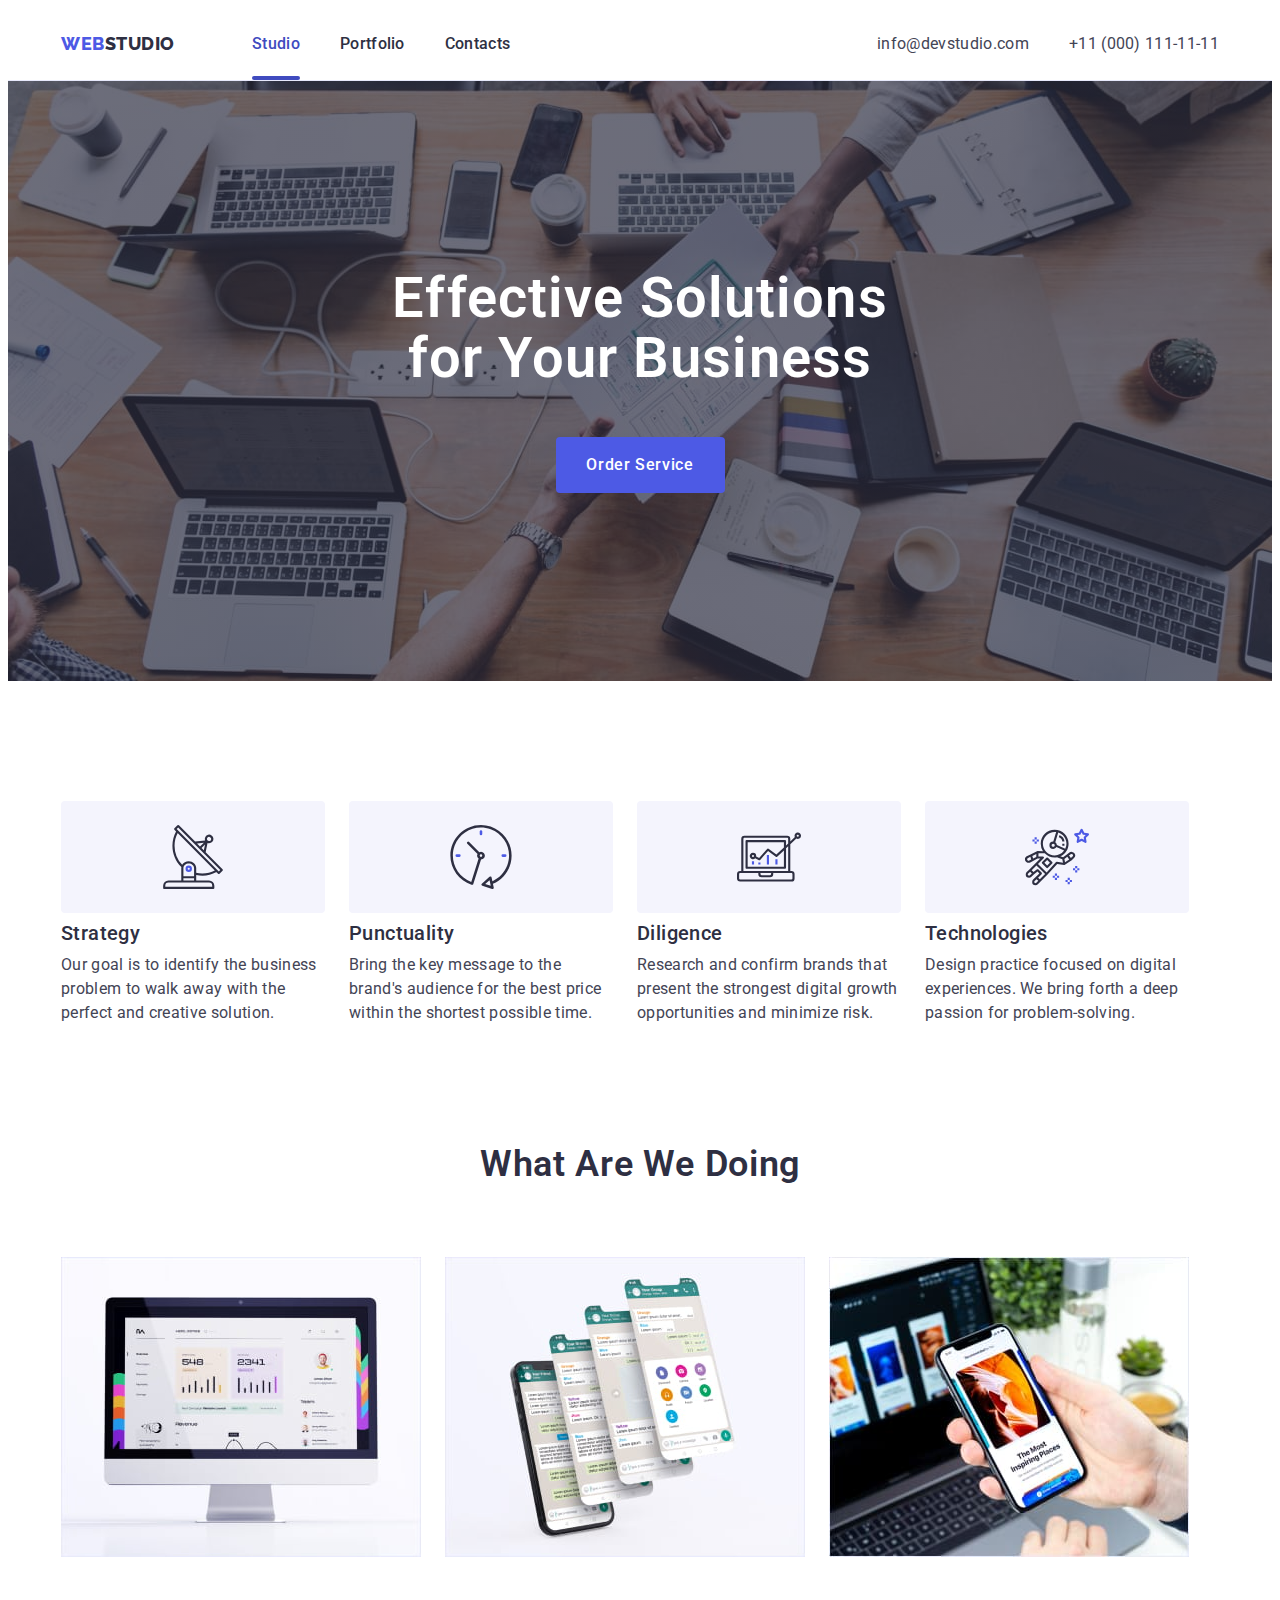
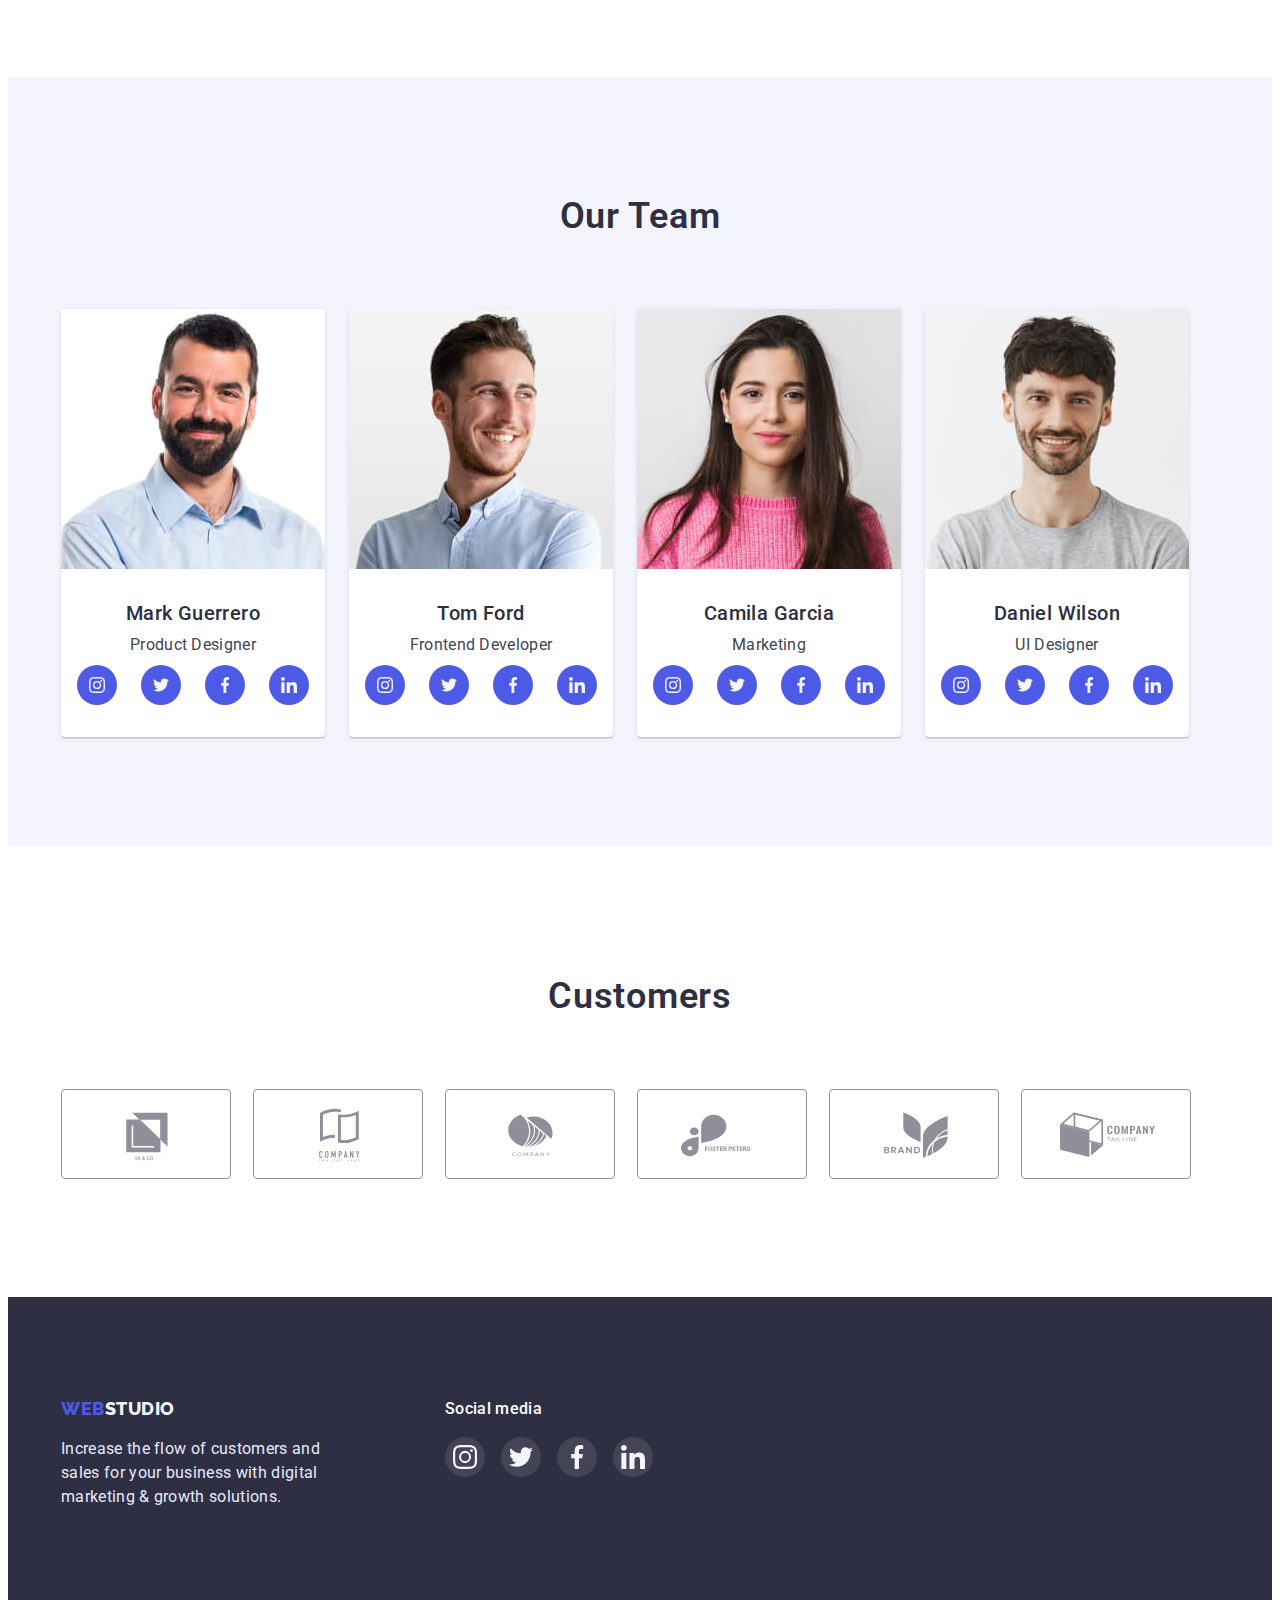
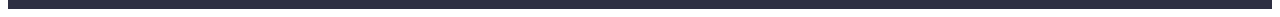
<file: index.html>
<!DOCTYPE html>
<html lang="en">
  <head>
    <meta charset="UTF-8" />
    <meta http-equiv="X-UA-Compatible" content="IE=edge" />
    <meta name="viewport" content="width=device-width, initial-scale=1.0" />
    <title>Web Studio</title>
    <link rel="preconnect" href="https://fonts.gstatic.com" />
    <link
      href="https://fonts.googleapis.com/css2?family=Raleway:wght@800&family=Roboto:wght@400;500;700;900&display=swap"
      rel="stylesheet"
    />
    <link
      rel="stylesheet"
      href="https://cdnjs.cloudflare.com/ajax/libs/modern-normalize/1.1.0/modern-normalize.min.css"
      integrity="sha512-wpPYUAdjBVSE4KJnH1VR1HeZfpl1ub8YT/NKx4PuQ5NmX2tKuGu6U/JRp5y+Y8XG2tV+wKQpNHVUX03MfMFn9Q=="
      crossorigin="anonymous"
      referrerpolicy="no-referrer"
    />
    <link rel="stylesheet" href="./css/styles.css" />
  </head>
  <body>
    <header class="header">
      <div class="container header-container">
        <nav class="site-nav">
          <a href="index.html" class="logo"
            >Web<span class="accent">Studio</span></a
          >
          <ul class="site-nav list">
            <li><a href="index.html" class="link current">Studio</a></li>
            <li><a href="portfolio.html" class="link">Portfolio</a></li>
            <li><a href="" class="link">Contacts</a></li>
          </ul>
        </nav>
        <address class="address">
          <ul class="address-list list">
            <li class="address-item">
              <a class="address-mailto link" href="mailto:info@devstudio.com"
                >info@devstudio.com</a
              >
            </li>
            <li class="address-item">
              <a class="address-tel link" href="tel:+110001111111"
                >+11 (000) 111-11-11</a
              >
            </li>
          </ul>
        </address>
      </div>
    </header>
    <main>
      <div class="overlay">
        <section class="hero">
          <div class="container">
            <h1 class="hero-title">
              Effective Solutions<br />for Your Business
            </h1>
            <button type="button" class="hero-btn btn" data-modal-open>
              Order Service
            </button>
          </div>
        </section>
      </div>

      <section class="section principles">
        <div class="container">
          <h2 class="visually-hidden">Our principles</h2>
          <ul class="principles-list list">
            <li class="principles-item">
              <div class="principles-wrap">
                <svg class="principles-icon" width="64" height="64">
                  <use href="./images/icons.svg#antenna"></use>
                </svg>
              </div>
              <h3 class="title">Strategy</h3>
              <p class="principles-item-text">
                Our goal is to identify the business problem to walk away with
                the perfect and creative solution.
              </p>
            </li>
            <li class="principles-item">
              <div class="principles-wrap">
                <svg class="principles-icon" width="64" height="64">
                  <use href="./images/icons.svg#clock"></use>
                </svg>
              </div>
              <h3 class="title">Punctuality</h3>
              <p class="principles-item-text">
                Bring the key message to the brand's audience for the best price
                within the shortest possible time.
              </p>
            </li>
            <li class="principles-item">
              <div class="principles-wrap">
                <svg class="principles-icon" width="64" height="64">
                  <use href="./images/icons.svg#diagram"></use>
                </svg>
              </div>
              <h3 class="title">Diligence</h3>
              <p class="principles-item-text">
                Research and confirm brands that present the strongest digital
                growth opportunities and minimize risk.
              </p>
            </li>
            <li class="principles-item">
              <div class="principles-wrap">
                <svg class="principles-icon" width="64" height="64">
                  <use href="./images/icons.svg#astronaut"></use>
                </svg>
              </div>
              <h3 class="title">Technologies</h3>
              <p class="principles-item-text">
                Design practice focused on digital experiences. We bring forth a
                deep passion for problem-solving.
              </p>
            </li>
          </ul>
        </div>
      </section>
      <section class="section">
        <div class="container">
          <h2 class="section-title">What are we doing</h2>
          <ul class="works-list list">
            <li class="works-item">
              <img
                src="./images/what-are-we-doing-img-1.jpg"
                alt="work example"
                width="360"
                height="300"
              />
            </li>
            <li class="works-item">
              <img
                src="./images/what-are-we-doing-img-2.jpg"
                alt="work example"
                width="360"
                height="300"
              />
            </li>
            <li class="works-item">
              <img
                src="./images/what-are-we-doing-img-3.jpg"
                alt="work example"
                width="360"
                height="300"
              />
            </li>
          </ul>
        </div>
      </section>
      <section class="team">
        <div class="container">
          <h2 class="section-title">Our Team</h2>
          <ul class="team-list list">
            <li class="team-item">
              <img
                src="./images/first-team-member-mark-guerrero.jpg"
                alt="first team member"
                width="264"
                height="260"
              />
              <div class="team-member">
                <h3 class="title">Mark Guerrero</h3>
                <p class="team-item-text">Product Designer</p>
                <ul class="member-soc-list list">
                  <li class="member-soc-item">
                    <a href="" class="member-soc-link link">
                      <svg class="member-soc-icon" width="16" height="16">
                        <use href="./images/icons.svg#instagram"></use>
                      </svg>
                    </a>
                  </li>
                  <li class="member-soc-item">
                    <a href="" class="member-soc-link link">
                      <svg class="member-soc-icon" width="16" height="16">
                        <use href="./images/icons.svg#twitter"></use>
                      </svg>
                    </a>
                  </li>
                  <li class="member-soc-item">
                    <a href="" class="member-soc-link link">
                      <svg class="member-soc-icon" width="16" height="16">
                        <use href="./images/icons.svg#facebook"></use>
                      </svg>
                    </a>
                  </li>
                  <li class="member-soc-item">
                    <a href="" class="member-soc-link link">
                      <svg class="member-soc-icon" width="16" height="16">
                        <use href="./images/icons.svg#linkedin"></use>
                      </svg>
                    </a>
                  </li>
                </ul>
              </div>
            </li>
            <li class="team-item">
              <img
                src="./images/second-team-member-tom-ford.jpg"
                alt="second team member"
                width="264"
                height="260"
              />
              <div class="team-member">
                <h3 class="title">Tom Ford</h3>
                <p class="team-item-text">Frontend Developer</p>
                <ul class="member-soc-list list">
                  <li class="member-soc-item">
                    <a href="" class="member-soc-link link">
                      <svg class="member-soc-icon" width="16" height="16">
                        <use href="./images/icons.svg#instagram"></use>
                      </svg>
                    </a>
                  </li>
                  <li class="member-soc-item">
                    <a href="" class="member-soc-link link">
                      <svg class="member-soc-icon" width="16" height="16">
                        <use href="./images/icons.svg#twitter"></use>
                      </svg>
                    </a>
                  </li>
                  <li class="member-soc-item">
                    <a href="" class="member-soc-link link">
                      <svg class="member-soc-icon" width="16" height="16">
                        <use href="./images/icons.svg#facebook"></use>
                      </svg>
                    </a>
                  </li>
                  <li class="member-soc-item">
                    <a href="" class="member-soc-link link">
                      <svg class="member-soc-icon" width="16" height="16">
                        <use href="./images/icons.svg#linkedin"></use>
                      </svg>
                    </a>
                  </li>
                </ul>
              </div>
            </li>
            <li class="team-item">
              <img
                src="./images/third-team-member-camila-garcia.jpg"
                alt="third team member"
                width="264"
                height="260"
              />
              <div class="team-member">
                <h3 class="title">Camila Garcia</h3>
                <p class="team-item-text">Marketing</p>
                <ul class="member-soc-list list">
                  <li class="member-soc-item">
                    <a href="" class="member-soc-link link">
                      <svg class="member-soc-icon" width="16" height="16">
                        <use href="./images/icons.svg#instagram"></use>
                      </svg>
                    </a>
                  </li>
                  <li class="member-soc-item">
                    <a href="" class="member-soc-link link">
                      <svg class="member-soc-icon" width="16" height="16">
                        <use href="./images/icons.svg#twitter"></use>
                      </svg>
                    </a>
                  </li>
                  <li class="member-soc-item">
                    <a href="" class="member-soc-link link">
                      <svg class="member-soc-icon" width="16" height="16">
                        <use href="./images/icons.svg#facebook"></use>
                      </svg>
                    </a>
                  </li>
                  <li class="member-soc-item">
                    <a href="" class="member-soc-link link">
                      <svg class="member-soc-icon" width="16" height="16">
                        <use href="./images/icons.svg#linkedin"></use>
                      </svg>
                    </a>
                  </li>
                </ul>
              </div>
            </li>
            <li class="team-item">
              <img
                src="./images/fourth-team-member-daniel-wilson.jpg"
                alt="fourth team member"
                width="264"
                height="260"
              />
              <div class="team-member">
                <h3 class="title">Daniel Wilson</h3>
                <p class="team-item-text">UI Designer</p>
                <ul class="member-soc-list list">
                  <li class="member-soc-item">
                    <a href="" class="member-soc-link link">
                      <svg class="member-soc-icon" width="16" height="16">
                        <use href="./images/icons.svg#instagram"></use>
                      </svg>
                    </a>
                  </li>
                  <li class="member-soc-item">
                    <a href="" class="member-soc-link link">
                      <svg class="member-soc-icon" width="16" height="16">
                        <use href="./images/icons.svg#twitter"></use>
                      </svg>
                    </a>
                  </li>
                  <li class="member-soc-item">
                    <a href="" class="member-soc-link link">
                      <svg class="member-soc-icon" width="16" height="16">
                        <use href="./images/icons.svg#facebook"></use>
                      </svg>
                    </a>
                  </li>
                  <li class="member-soc-item">
                    <a href="" class="member-soc-link link">
                      <svg class="member-soc-icon" width="16" height="16">
                        <use href="./images/icons.svg#linkedin"></use>
                      </svg>
                    </a>
                  </li>
                </ul>
              </div>
            </li>
          </ul>
        </div>
      </section>
      <section class="customers-section">
        <div class="container">
          <h2 class="section-title">Customers</h2>
          <div class="customers-wrap">
            <ul class="сustomers-list list">
              <li class="сustomers-item">
                <a href="" class="customers-link link">
                  <svg class="link-icon" width="168" height="88">
                    <use href="./images/icons.svg#first-client"></use>
                  </svg>
                </a>
              </li>
              <li class="сustomers-item">
                <a href="" class="customers-link link">
                  <svg class="link-icon" width="168" height="88">
                    <use href="./images/icons.svg#second-client"></use>
                  </svg>
                </a>
              </li>
              <li class="сustomers-item">
                <a href="" class="customers-link link">
                  <svg class="link-icon" width="168" height="88">
                    <use href="./images/icons.svg#third-client"></use>
                  </svg>
                </a>
              </li>
              <li class="сustomers-item">
                <a href="" class="customers-link link">
                  <svg class="link-icon" width="168" height="88">
                    <use href="./images/icons.svg#fourth-client"></use>
                  </svg>
                </a>
              </li>
              <li class="сustomers-item">
                <a href="" class="customers-link link">
                  <svg class="link-icon" width="168" height="88">
                    <use href="./images/icons.svg#fifth-client"></use>
                  </svg>
                </a>
              </li>
              <li class="сustomers-item">
                <a href="" class="customers-link link">
                  <svg class="link-icon" width="168" height="88">
                    <use href="./images/icons.svg#sixth-client"></use>
                  </svg>
                </a>
              </li>
            </ul>
          </div>
        </div>
      </section>
    </main>
    <footer class="footer">
      <div class="footer-container container">
        <h2 class="visually-hidden">WebStudio-footer</h2>
        <div class="footer-left-part">
          <a href="index.html" class="footer-logo logo"
            >Web<span class="accent">Studio</span></a
          >
          <p class="text">
            Increase the flow of customers and<br />sales for your business with
            digital<br />
            marketing & growth solutions.
          </p>
        </div>
        <div class="webstudio-soc">
          <h3 class="footer-title title">Social media</h3>
          <ul class="webstudio-soc-list list">
            <li class="webstudio-soc-item">
              <a href="" class="webstudio-soc-link link">
                <svg class="webstudio-soc-icon" width="24" height="24">
                  <use href="./images/icons.svg#instagram"></use>
                </svg>
              </a>
            </li>
            <li class="webstudio-soc-item">
              <a href="" class="webstudio-soc-link link">
                <svg class="webstudio-soc-icon" width="24" height="24">
                  <use href="./images/icons.svg#twitter"></use>
                </svg>
              </a>
            </li>
            <li class="webstudio-soc-item">
              <a href="" class="webstudio-soc-link link">
                <svg class="webstudio-soc-icon" width="24" height="24">
                  <use href="./images/icons.svg#facebook"></use>
                </svg>
              </a>
            </li>
            <li class="webstudio-soc-item">
              <a href="" class="webstudio-soc-link link">
                <svg class="webstudio-soc-icon" width="24" height="24">
                  <use href="./images/icons.svg#linkedin"></use>
                </svg>
              </a>
            </li>
          </ul>
        </div>
      </div>
    </footer>
    <div class="backdrop is-hidden" data-modal>
      <div class="modal">
        <button type="button" class="modal-close" data-modal-close>
          <svg class="btn-modal-close" width="8" height="8">
            <use href="./images/icons.svg#close-black"></use>
          </svg>
        </button>
      </div>
    </div>
    <script src="./js/modal.js"></script>
  </body>
</html>
</file>
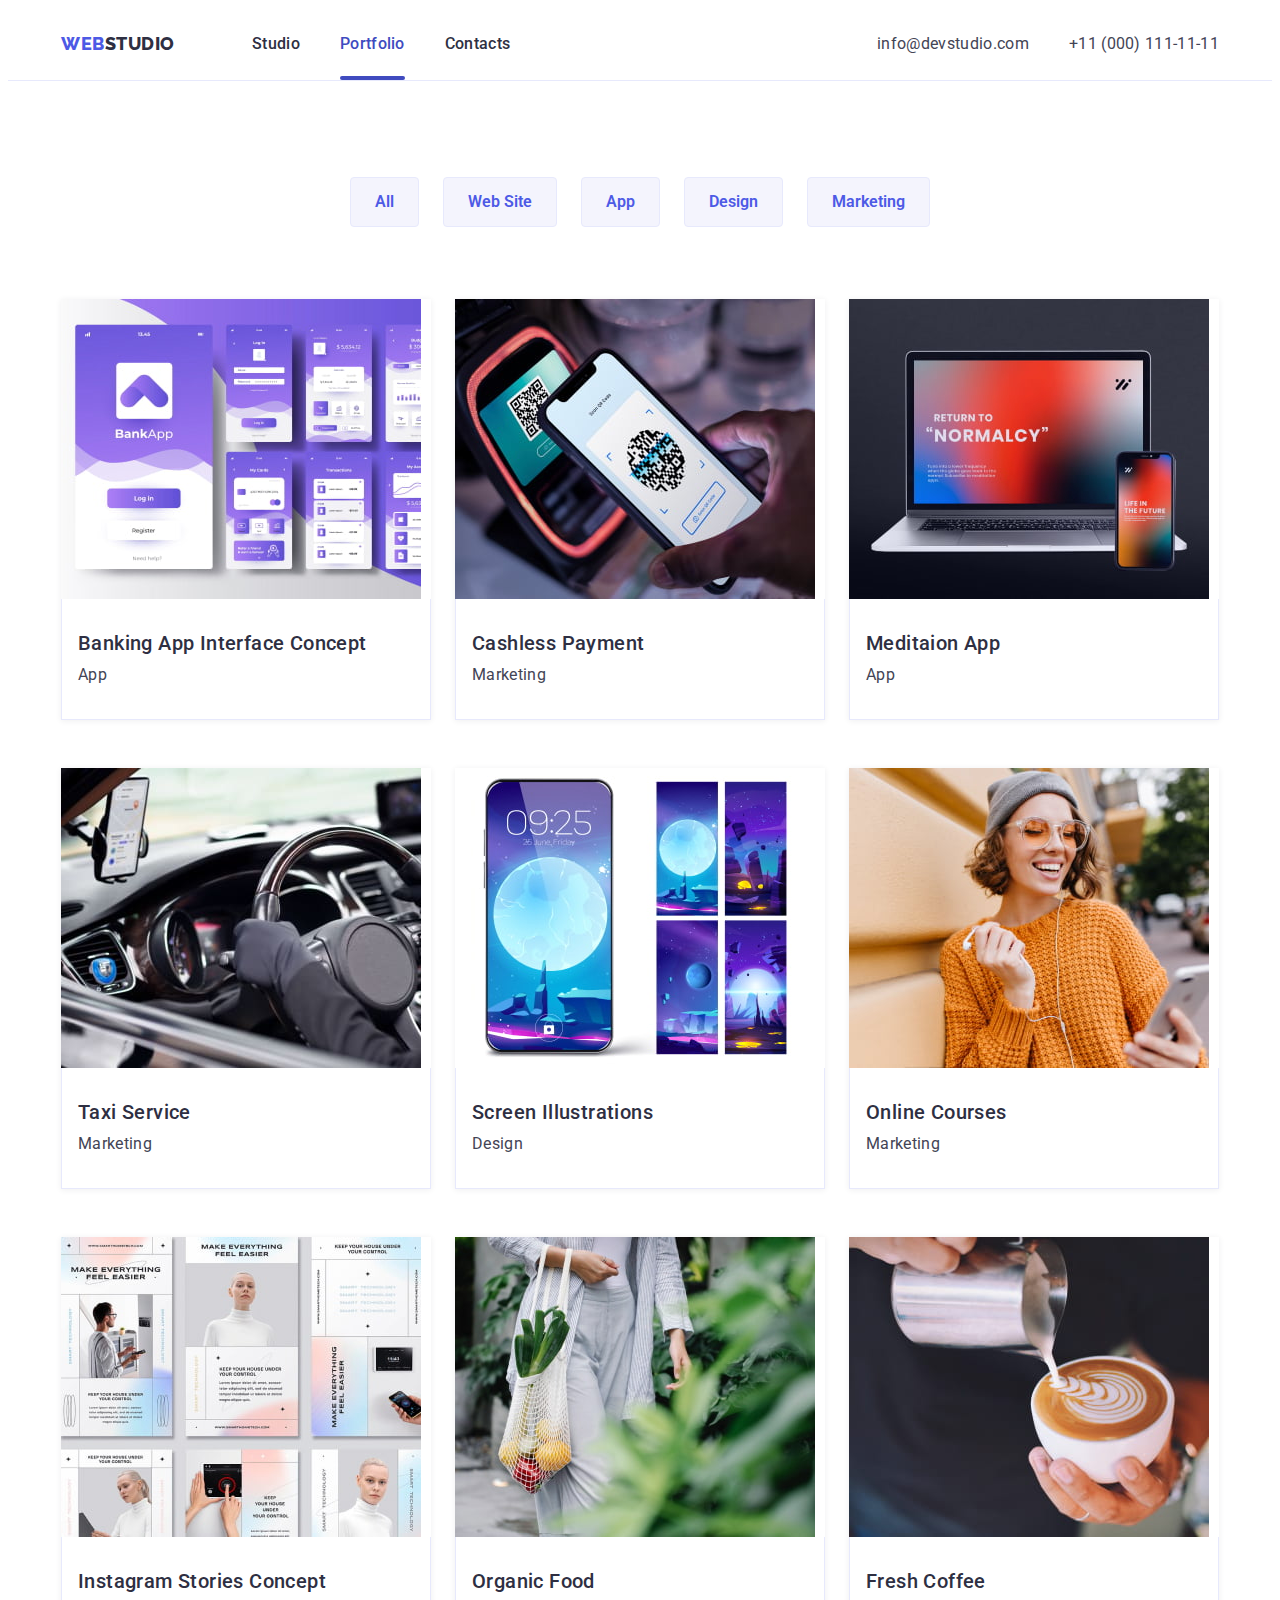
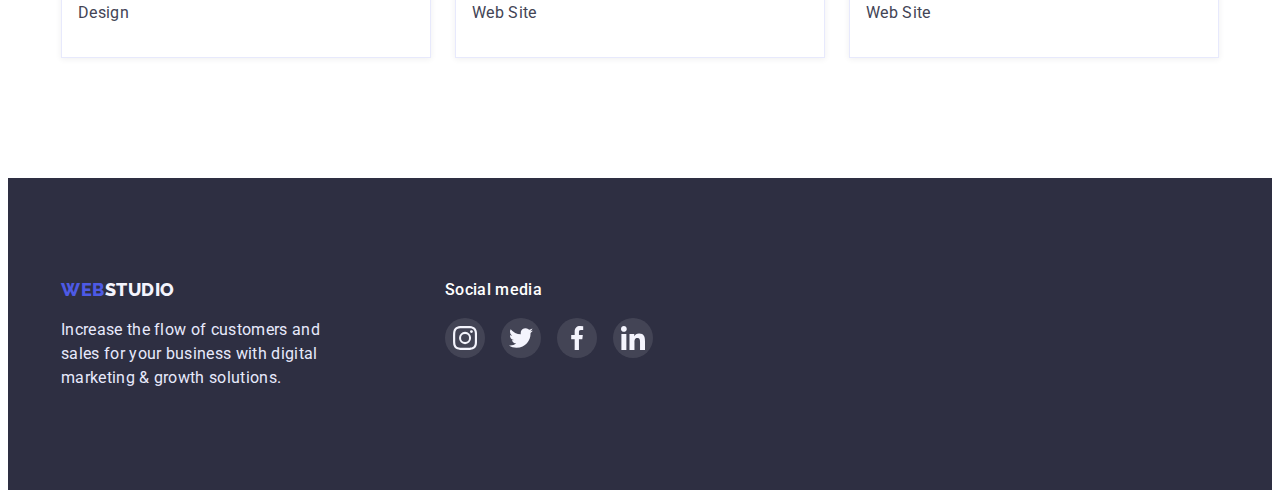
<file: portfolio.html>
<!DOCTYPE html>
<html lang="en">
  <head>
    <meta charset="UTF-8" />
    <meta http-equiv="X-UA-Compatible" content="IE=edge" />
    <meta name="viewport" content="width=device-width, initial-scale=1.0" />
    <title>Portfolio</title>
    <link rel="preconnect" href="https://fonts.gstatic.com" />
    <link
      href="https://fonts.googleapis.com/css2?family=Raleway:wght@800&family=Roboto:wght@400;500;700;900&display=swap"
      rel="stylesheet"
    />
    <link
      rel="stylesheet"
      href="https://cdnjs.cloudflare.com/ajax/libs/modern-normalize/1.1.0/modern-normalize.min.css"
      integrity="sha512-wpPYUAdjBVSE4KJnH1VR1HeZfpl1ub8YT/NKx4PuQ5NmX2tKuGu6U/JRp5y+Y8XG2tV+wKQpNHVUX03MfMFn9Q=="
      crossorigin="anonymous"
      referrerpolicy="no-referrer"
    />
    <link rel="stylesheet" href="./css/styles.css" />
  </head>
  <body class="site-body">
    <header class="header">
      <div class="container header-container">
        <nav class="site-nav">
          <a href="index.html" class="logo"
            >Web<span class="accent">Studio</span></a
          >
          <ul class="site-nav list">
            <li><a href="index.html" class="link">Studio</a></li>
            <li><a href="portfolio.html" class="link current">Portfolio</a></li>
            <li><a href="" class="link">Contacts</a></li>
          </ul>
        </nav>
        <address class="address">
          <ul class="address-list list">
            <li class="address-item">
              <a class="address-mailto link" href="mailto:info@devstudio.com"
                >info@devstudio.com</a
              >
            </li>
            <li class="address-item">
              <a class="address-tel link" href="tel:+110001111111"
                >+11 (000) 111-11-11</a
              >
            </li>
          </ul>
        </address>
      </div>
    </header>
    <main>
      <section class="portfolio">
        <div class="container">
          <h1 class="visually-hidden">Webstudia's portfolio</h1>
          <ul class="portfolio-fiter-list list">
            <li class="portfolio-fiter-item">
              <button type="button" class="portfolio-btn btn">All</button>
            </li>
            <li class="portfolio-fiter-item">
              <button type="button" class="portfolio-btn btn">Web Site</button>
            </li>
            <li class="portfolio-fiter-item">
              <button type="button" class="portfolio-btn btn">App</button>
            </li>
            <li class="portfolio-fiter-item">
              <button type="button" class="portfolio-btn btn">Design</button>
            </li>
            <li class="portfolio-fiter-item">
              <button type="button" class="portfolio-btn btn">Marketing</button>
            </li>
          </ul>

          <ul class="portfolio-list list">
            <!-- 1 -->
            <li class="portfolio-item">
              <a href="" class="portfolio-card-link link">
                <div class="card-thumb">
                  <img
                    src="./images/banking-app-interface-concept.jpg"
                    alt="banking app interface concept"
                    width="360"
                    height="300"
                  />
                  <p class="card-thumb-text">
                    14 Stylish and User-Friendly App Design Concepts · Task
                    Manager App · Calorie Tracker App · Exotic Fruit Ecommerce
                    App · Cloud Storage App
                  </p>
                </div>

                <div class="card-content">
                  <h2 class="portfolio-item-title">
                    Banking App Interface Concept
                  </h2>
                  <p class="portfolio-item-subtitle">App</p>
                </div>
              </a>
            </li>
            <!-- 2 -->
            <li class="portfolio-item">
              <a href="" class="portfolio-card-link link">
                <div class="card-thumb">
                  <img
                    src="./images/cashless-payment.jpg"
                    alt="cashless payment"
                    width="360"
                    height="300"
                  />
                  <p class="card-thumb-text">
                    14 Stylish and User-Friendly App Design Concepts · Task
                    Manager App · Calorie Tracker App · Exotic Fruit Ecommerce
                    App · Cloud Storage App
                  </p>
                </div>

                <div class="card-content">
                  <h2 class="portfolio-item-title">Cashless Payment</h2>
                  <p class="portfolio-item-subtitle">Marketing</p>
                </div>
              </a>
            </li>
            <!-- 3 -->
            <li class="portfolio-item">
              <a href="" class="portfolio-card-link link">
                <div class="card-thumb">
                  <img
                    src="./images/meditaion-app.jpg"
                    alt="meditaion app"
                    width="360"
                    height="300"
                  />
                  <p class="card-thumb-text">
                    14 Stylish and User-Friendly App Design Concepts · Task
                    Manager App · Calorie Tracker App · Exotic Fruit Ecommerce
                    App · Cloud Storage App
                  </p>
                </div>

                <div class="card-content">
                  <h2 class="portfolio-item-title">Meditaion App</h2>
                  <p class="portfolio-item-subtitle">App</p>
                </div>
              </a>
            </li>
            <!-- 4 -->
            <li class="portfolio-item">
              <a href="" class="portfolio-card-link link">
                <div class="card-thumb">
                  <img
                    src="./images/taxi-service.jpg"
                    alt="taxi service"
                    width="360"
                    height="300"
                  />
                  <p class="card-thumb-text">
                    14 Stylish and User-Friendly App Design Concepts · Task
                    Manager App · Calorie Tracker App · Exotic Fruit Ecommerce
                    App · Cloud Storage App
                  </p>
                </div>

                <div class="card-content">
                  <h2 class="portfolio-item-title">Taxi Service</h2>
                  <p class="portfolio-item-subtitle">Marketing</p>
                </div>
              </a>
            </li>
            <!-- 5 -->
            <li class="portfolio-item">
              <a href="" class="portfolio-card-link link">
                <div class="card-thumb">
                  <img
                    src="./images/screen-illustrations.jpg"
                    alt="screen illustrations"
                    width="360"
                    height="300"
                  />
                  <p class="card-thumb-text">
                    14 Stylish and User-Friendly App Design Concepts · Task
                    Manager App · Calorie Tracker App · Exotic Fruit Ecommerce
                    App · Cloud Storage App
                  </p>
                </div>

                <div class="card-content">
                  <h2 class="portfolio-item-title">Screen Illustrations</h2>
                  <p class="portfolio-item-subtitle">Design</p>
                </div>
              </a>
            </li>
            <!-- 6 -->
            <li class="portfolio-item">
              <a href="" class="portfolio-card-link link">
                <div class="card-thumb">
                  <img
                    src="./images/online-courses.jpg"
                    alt="online courses"
                    width="360"
                    height="300"
                  />
                  <p class="card-thumb-text">
                    14 Stylish and User-Friendly App Design Concepts · Task
                    Manager App · Calorie Tracker App · Exotic Fruit Ecommerce
                    App · Cloud Storage App
                  </p>
                </div>

                <div class="card-content">
                  <h2 class="portfolio-item-title">Online Courses</h2>
                  <p class="portfolio-item-subtitle">Marketing</p>
                </div>
              </a>
            </li>
            <!-- 7 -->
            <li class="portfolio-item">
              <a href="" class="portfolio-card-link link">
                <div class="card-thumb">
                  <img
                    src="./images/instagram-stories-concept.jpg"
                    alt="instagram stories concept"
                    width="360"
                    height="300"
                  />
                  <p class="card-thumb-text">
                    14 Stylish and User-Friendly App Design Concepts · Task
                    Manager App · Calorie Tracker App · Exotic Fruit Ecommerce
                    App · Cloud Storage App
                  </p>
                </div>

                <div class="card-content">
                  <h2 class="portfolio-item-title">
                    Instagram Stories Concept
                  </h2>
                  <p class="portfolio-item-subtitle">Design</p>
                </div>
              </a>
            </li>
            <!-- 8 -->
            <li class="portfolio-item">
              <a href="" class="portfolio-card-link link">
                <div class="card-thumb">
                  <img
                    src="./images/organic-food.jpg"
                    alt="organic food"
                    width="360"
                    height="300"
                  />
                  <p class="card-thumb-text">
                    14 Stylish and User-Friendly App Design Concepts · Task
                    Manager App · Calorie Tracker App · Exotic Fruit Ecommerce
                    App · Cloud Storage App
                  </p>
                </div>

                <div class="card-content">
                  <h2 class="portfolio-item-title">Organic Food</h2>
                  <p class="portfolio-item-subtitle">Web Site</p>
                </div>
              </a>
            </li>
            <!-- 9 -->
            <li class="portfolio-item">
              <a href="" class="portfolio-card-link link">
                <div class="card-thumb">
                  <img
                    src="./images/fresh-coffee.jpg"
                    alt="fresh coffee"
                    width="360"
                    height="300"
                  />
                  <p class="card-thumb-text">
                    14 Stylish and User-Friendly App Design Concepts · Task
                    Manager App · Calorie Tracker App · Exotic Fruit Ecommerce
                    App · Cloud Storage App
                  </p>
                </div>

                <div class="card-content">
                  <h2 class="portfolio-item-title">Fresh Coffee</h2>
                  <p class="portfolio-item-subtitle">Web Site</p>
                </div>
              </a>
            </li>
          </ul>
        </div>
      </section>
    </main>
    <footer class="footer">
      <div class="footer-container container">
        <h2 class="visually-hidden">WebStudio-footer</h2>
        <div class="footer-left-part">
          <a href="index.html" class="footer-logo logo"
            >Web<span class="accent">Studio</span></a
          >
          <p class="text">
            Increase the flow of customers and<br />sales for your business with
            digital<br />
            marketing & growth solutions.
          </p>
        </div>
        <div class="webstudio-soc">
          <h3 class="footer-title title">Social media</h3>
          <ul class="webstudio-soc-list list">
            <li class="webstudio-soc-item">
              <a href="" class="webstudio-soc-link link">
                <svg class="webstudio-soc-icon" width="24" height="24">
                  <use href="./images/icons.svg#instagram"></use>
                </svg>
              </a>
            </li>
            <li class="webstudio-soc-item">
              <a href="" class="webstudio-soc-link link">
                <svg class="webstudio-soc-icon" width="24" height="24">
                  <use href="./images/icons.svg#twitter"></use>
                </svg>
              </a>
            </li>
            <li class="webstudio-soc-item">
              <a href="" class="webstudio-soc-link link">
                <svg class="webstudio-soc-icon" width="24" height="24">
                  <use href="./images/icons.svg#facebook"></use>
                </svg>
              </a>
            </li>
            <li class="webstudio-soc-item">
              <a href="" class="webstudio-soc-link link">
                <svg class="webstudio-soc-icon" width="24" height="24">
                  <use href="./images/icons.svg#linkedin"></use>
                </svg>
              </a>
            </li>
          </ul>
        </div>
      </div>
    </footer>
  </body>
</html>
</file>
<file: css/styles.css>
:root {
  --primary-text-color: #434455;
  --first-title-color: #ffffff;
  --second-title-color: #2e2f42;
  --primary-brand-color: #4d5ae5;
  --pressed-state-color: #404bbf;
  --second-btn-color: #f4f4fd;
  --typical-lh: 1.5;
  --first-gap: 24px;
  --second-gap: 40px;
}

p,
h1,
h2,
h3,
h4,
h5,
h6 {
  margin: 0;
}

ul {
  margin: 0;
  padding-left: 0;
}

img {
  display: block;
  max-width: 100%;
  height: auto;
}

body {
  font-family: "Roboto", "Helvetica Neue", "Verdana", "Tahoma", sans-serif;
  font-size: 16px;
  line-height: var(--typical-lh);
  letter-spacing: 0.02em;
  background-color: #ffffff;
  color: #434455;
}

.container {
  width: 1158px;
  padding-left: 15px;
  padding-right: 15px;
  margin: 0 auto;
}

.visually-hidden {
  position: absolute;
  width: 1px;
  height: 1px;
  margin: -1px;
  border: 0;
  padding: 0;
  white-space: nowrap;
  clip-path: inset(100%);
  clip: rect(0 0 0 0);
  overflow: hidden;
}

.header {
  padding-top: 24px;
  padding-bottom: 24px;
  border-bottom: 1px solid #e7e9fc;
}

.header > .container {
  display: flex;
  align-items: center;
}

.site-nav {
  display: flex;
  align-items: center;
  margin-right: auto;
}

.site-nav > .list {
  display: flex;
  gap: var(--second-gap);
}

.address-list {
  display: flex;
  gap: var(--second-gap);
}

.link {
  text-decoration: none;
}

.logo {
  font-family: "Raleway", sans-serif;
  font-weight: 800;
  font-size: 18px;
  line-height: 1.17;
  display: flex;
  align-items: center;
  letter-spacing: 0.03em;
  text-transform: uppercase;
  color: #4d5ae5;
  text-decoration: none;
  text-transform: uppercase;
  width: 115px;
  height: 24px;
  left: 156px;
  top: 24px;
}

.header .logo {
  margin-right: 76px;
}

.accent {
  color: #2e2f42;
}

.list {
  padding: 0;
  margin: 0;
  list-style: none;
}

.site-nav .link {
  font-weight: 500;
  font-size: 16px;
  line-height: var(--typical-lh);
  color: #2e2f42;
  letter-spacing: 0.02em;
  transition-property: color;
  transition-duration: 250ms;
  transition-timing-function: cubic-bezier(0.4, 0, 0.2, 1);
  position: relative;
}

.site-nav .link:hover,
.site-nav .link:focus {
  color: var(--pressed-state-color);
}

.site-nav .link.current {
  color: var(--pressed-state-color);
  background-color: #ffffff;
}

.site-nav .link.current::after {
  content: "";
  position: absolute;
  width: 100%;
  height: 4px;
  background-color: var(--pressed-state-color);
  left: 0;
  bottom: -27px;
  border-radius: 2px;
}

.address-mailto,
.address-tel {
  font-style: normal;
  color: #434455;
  transition-property: color;
  transition-duration: 250ms;
  transition-timing-function: cubic-bezier(0.4, 0, 0.2, 1);
}

.address-list .link:hover,
.address-list .link:focus {
  color: #4d5ae5;
}

.hero {
  color: #ffffff;
  padding-top: 188px;
  padding-bottom: 188px;
}

.overlay {
  max-width: 1440px;
  height: 600px;
  margin-left: auto;
  margin-right: auto;
  background-color: #2e2f42;
  background-image: linear-gradient(
      to right,
      rgba(46, 47, 66, 0.7),
      rgba(46, 47, 66, 0.7)
    ),
    url("../images/people-office-1.jpg");
  background-repeat: no-repeat;
  background-position: center;
  background-size: cover;
}

.hero-title {
  font-style: normal;
  font-weight: 600;
  font-size: 56px;
  line-height: 1.07;
  text-align: center;
  letter-spacing: 0.02em;
  margin-bottom: 48px;
}

.hero > .container {
  display: flex;
  flex-direction: column;
  align-items: center;
}

.principles-list {
  display: flex;
  gap: var(--first-gap);
}

.principles-wrap {
  margin-bottom: 8px;
  width: 264px;
  height: 112px;
  background: #f4f4fd;
  border-radius: 4px;
  display: flex;
  align-items: center;
  justify-content: center;
}

.principles-item {
  width: 264px;
}

.section-title {
  font-family: "Roboto";
  font-weight: 600;
  font-size: 36px;
  line-height: 1.11;
  text-align: center;
  letter-spacing: 0.02em;
  text-transform: capitalize;
  color: var(--second-title-color);
  margin-bottom: 72px;
}

.title {
  font-family: "Roboto";
  font-weight: 500;
  font-size: 20px;
  line-height: 1.2;
  letter-spacing: 0.02em;
  color: var(--second-title-color);
  margin-bottom: 8px;
}

.section {
  padding-bottom: 120px;
}

.principles {
  padding-top: 120px;
  padding-bottom: 120px;
}

.works-list {
  display: flex;
  gap: var(--first-gap);
}

.team {
  background-color: #f4f4fd;
  padding-top: 120px;
  padding-bottom: 110px;
}

.team-item {
  background-color: #ffffff;
  box-shadow: 0px 1px 6px rgba(46, 47, 66, 0.08),
    0px 1px 1px rgba(46, 47, 66, 0.16), 0px 2px 1px rgba(46, 47, 66, 0.08);
  border-radius: 0px 0px 4px 4px;
}

.team-list {
  display: flex;
  gap: var(--first-gap);
}

.team-member > .title {
  text-align: center;
}

.team-item-text {
  text-align: center;
  margin-bottom: 8px;
}

.team-member {
  padding: 32px 16px;
}

.member-soc-list {
  display: flex;
  justify-content: center;
  gap: var(--first-gap);
}

.member-soc-item {
  border: none;
  width: 40px;
  height: 40px;
}

.member-soc-link {
  padding: 0;
  width: 100%;
  height: 100%;
  background-color: #4d5ae5;
  border-radius: 50%;
  display: flex;
  align-items: center;
  justify-content: center;
  transition: background-color 250ms cubic-bezier(0.4, 0, 0.2, 1);
}

.member-soc-icon {
  fill: #f4f4fd;
}

.member-soc-link:hover,
.member-soc-link:focus {
  background-color: #404bbf;
}

.customers-section {
  padding-top: 130px;
  padding-bottom: 120px;
}

.сustomers-list {
  padding: 0;
  margin: 0;
  display: flex;
  gap: var(--first-gap);
}

.сustomers-item {
  padding: 0;
  width: 168px;
  height: 88px;
}

.customers-link {
  padding: 0;
  width: 100%;
  height: 100%;
  border: 1px solid #8e8f99;
  border-radius: 4px;
  display: flex;
  align-items: center;
  justify-content: center;
  color: #8e8f99;
  transition: border-color 250ms cubic-bezier(0.4, 0, 0.2, 1),
    color 250ms cubic-bezier(0.4, 0, 0.2, 1);
}

.link-icon {
  padding: 16px 32px;
  fill: currentColor;
}

.customers-link:hover,
.customers-link:focus {
  border-color: #404bbf;
  color: #404bbf;
}

.portfolio-item-title {
  font-family: "Roboto";
  font-weight: 500;
  font-size: 20px;
  line-height: 1.2;
  letter-spacing: 0.02em;
  color: var(--second-title-color);
  margin-bottom: 8px;
}

.portfolio-item-subtitle {
  color: var(--primary-text-color);
}

.portfolio-fiter-list {
  display: flex;
  justify-content: center;
  margin-bottom: 72px;
  gap: var(--first-gap);
}

.portfolio {
  padding-top: 96px;
  padding-bottom: 120px;
}

.text {
  color: #e7e9fc;
}

.work-list .title {
  color: var(--second-title-color);
}

.hero-btn {
  font-family: inherit;
  font-weight: 500;
  font-size: 16px;
  line-height: 1.5;
  letter-spacing: 0.04em;
  text-transform: capitalize;
  min-width: 169px;
  height: 56px;
  left: 20px;
  top: 20px;
  color: var(--first-title-color);
  background: #4d5ae5;
  border-radius: 4px;
  border: none;
}

.btn {
  transition: background-color 250ms cubic-bezier(0.4, 0, 0.2, 1),
    color 250ms cubic-bezier(0.4, 0, 0.2, 1),
    box-shadow 250ms cubic-bezier(0.4, 0, 0.2, 1);
}

.hero-btn:hover,
.hero-btn:focus {
  background: var(--pressed-state-color);
  box-shadow: 0px 4px 4px rgba(0, 0, 0, 0.15);
  border-radius: 4px;
}

.backdrop.is-hidden {
  visibility: hidden;
  opacity: 0;
  pointer-events: none;
}

.backdrop {
  position: fixed;
  top: 0;
  width: 100%;
  height: 100%;
  background-color: rgba(46, 47, 66, 0.4);
  transition: opacity 250ms cubic-bezier(0.4, 0, 0.2, 1),
    visibility 250ms cubic-bezier(0.4, 0, 0.2, 1);
}

.modal {
  position: absolute;
  top: 50%;
  left: 50%;
  width: 408px;
  min-height: 576px;
  background-color: #fcfcfc;
  box-shadow: 0px 1px 1px rgba(0, 0, 0, 0.14), 0px 1px 3px rgba(0, 0, 0, 0.12),
    0px 2px 1px rgba(0, 0, 0, 0.2);
  border-radius: 4px;
  opacity: 1;
  visibility: visible;
  transform: translate(-50%, -50%) scaleX(1);
  transition: transform 250ms cubic-bezier(0.4, 0, 0.2, 1);
}

.modal-close {
  position: absolute;
  padding: 0;
  right: 24px;
  top: 24px;
  width: 24px;
  height: 24px;
  background-color: #e7e9fc;
  border: 1px solid rgba(0, 0, 0, 0.1);
  border-radius: 50%;
}

.backdrop.is-hidden .modal {
  transform: translate(-50%, -50%) scaleX(0);
}

.portfolio-btn {
  color: var(--primary-brand-color);
  background-color: #f4f4fd;
  border: 1px solid #e7e9fc;
  border-radius: 4px;
  font-family: "Roboto";
  font-style: normal;
  font-weight: 600;
  font-size: 16px;
  line-height: var(--typical-lh);
  display: flex;
  flex-direction: row;
  justify-content: center;
  align-items: center;
  padding: 12px 24px;
}

.portfolio-btn:hover,
.portfolio-btn:focus {
  cursor: pointer;
  color: var(--first-title-color);
  background-color: var(--pressed-state-color);
  box-shadow: 0px 3px 1px rgba(0, 0, 0, 0.1), 0px 2px 1px rgba(0, 0, 0, 0.08),
    0px 2px 2px rgba(0, 0, 0, 0.12);
}

/* CARD SET */
.portfolio-list {
  padding: 0;
  margin: 0;
  list-style: none;
  display: flex;
  flex-wrap: wrap;
  row-gap: 48px;
  column-gap: var(--first-gap);
}

.portfolio-item {
  width: calc((100% - 2 * var(--first-gap)) / 3);
}

/* CARD */
.portfolio-card-link {
  display: block;
  box-shadow: 0px 1px 6px rgba(46, 47, 66, 0.08);
  transition: box-shadow 250ms cubic-bezier(0.4, 0, 0.2, 1);
}

.card-thumb {
  position: relative;
  overflow: hidden;
}

.portfolio-card-link:hover .card-thumb-text,
.portfolio-card-link:focus .card-thumb-text {
  transform: translateY(0);
}

.card-thumb-text {
  position: absolute;
  top: 0;
  font-size: 16px;
  font-weight: 400;
  line-height: 1.5;
  color: #f4f4fd;
  padding: 40px 32px 164px;
  background-color: #4d5ae5;
  background-blend-mode: soft-light;
  mix-blend-mode: normal;
  height: 100%;
  transform: translateY(100%);
  transition: transform 250ms cubic-bezier(0.4, 0, 0.2, 1);
  overflow: auto;
}

.portfolio-card-link:hover,
.portfolio-card-link:focus {
  box-shadow: 0px 1px 6px rgba(46, 47, 66, 0.08),
    0px 1px 1px rgba(46, 47, 66, 0.16), 0px 2px 1px rgba(46, 47, 66, 0.08);
}

.card-content {
  padding-top: 32px;
  padding-bottom: 32px;
  padding-left: 16px;
  padding-right: 16px;
  border-width: 0px 1px 1px;
  border-style: solid;
  border-color: #e7e9fc;
  transition: border-width 250ms cubic-bezier(0.4, 0, 0.2, 1),
    border-color 250ms cubic-bezier(0.4, 0, 0.2, 1);
}

.portfolio-card-link:hover .card-content,
.portfolio-card-link:focus .card-content {
  border-width: 0px 0.5px 0.5px;
  border-color: #f4f4fd;
}

.footer-logo {
  margin-bottom: 16px;
}

.footer-logo > .accent {
  color: #f4f4fd;
}

.footer-container {
  display: flex;
}

.footer-left-part {
  margin-right: 120px;
  width: 264px;
}

.footer {
  background-color: #2e2f42;
  padding-top: 100px;
  padding-bottom: 100px;
}

.footer-title {
  font-size: 16px;
  line-height: 1.5;
  letter-spacing: 0.02em;
  color: #ffffff;
  margin-bottom: 16px;
}

.webstudio-soc-list {
  display: flex;
  justify-content: center;
  gap: 16px;
}

.webstudio-soc-item {
  border: none;
  width: 40px;
  height: 40px;
}

.webstudio-soc-link {
  padding: 0;
  width: 100%;
  height: 100%;
  background-color: rgba(255, 255, 255, 0.1);
  border-radius: 50%;
  display: flex;
  align-items: center;
  justify-content: center;
  transition: background-color 250ms cubic-bezier(0.4, 0, 0.2, 1);
}

.webstudio-soc-icon {
  fill: #f4f4fd;
}

.webstudio-soc-link:hover,
.webstudio-soc-link:focus {
  background-color: #31d0aa;
}
</file>
